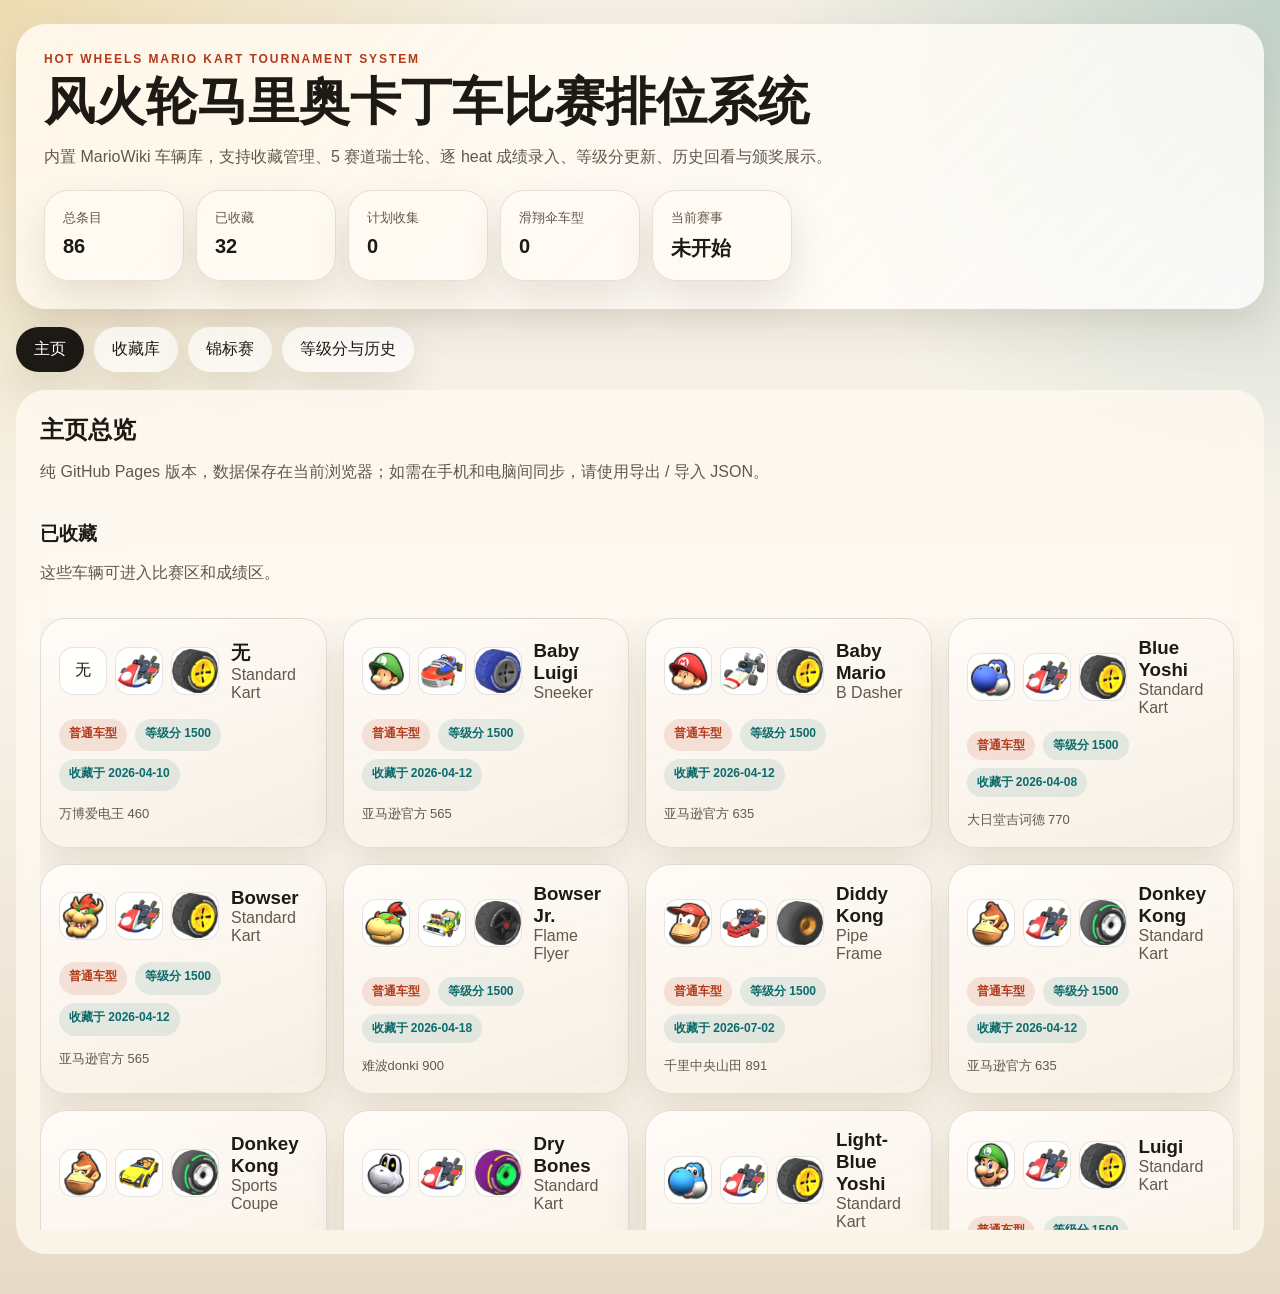
<file: index.html>
<!DOCTYPE html>
<html lang="zh-CN">
  <head>
    <meta charset="UTF-8" />
    <meta name="viewport" content="width=device-width, initial-scale=1.0" />
    <title>风火轮马里奥卡丁车赛事系统</title>
    <meta http-equiv="Cache-Control" content="no-cache, no-store, must-revalidate" />
    <meta http-equiv="Pragma" content="no-cache" />
    <meta http-equiv="Expires" content="0" />
    <link rel="stylesheet" href="./styles.css?v=20260411-1" />
  </head>
  <body>
    <div class="shell">
      <header class="hero">
        <div>
          <p class="eyebrow">Hot Wheels Mario Kart Tournament System</p>
          <h1>风火轮马里奥卡丁车比赛排位系统</h1>
          <p class="hero-copy">
            内置 MarioWiki 车辆库，支持收藏管理、5 赛道瑞士轮、逐 heat 成绩录入、等级分更新、历史回看与颁奖展示。
          </p>
        </div>
        <div class="hero-stats" id="hero-stats"></div>
      </header>

      <nav class="tabs">
        <button class="tab is-active" data-tab="home">主页</button>
        <button class="tab" data-tab="collection">收藏库</button>
        <button class="tab" data-tab="tournament">锦标赛</button>
        <button class="tab" data-tab="ratings">等级分与历史</button>
      </nav>

      <main>
        <section class="panel active" id="tab-home"></section>
        <section class="panel" id="tab-collection"></section>
        <section class="panel" id="tab-tournament"></section>
        <section class="panel" id="tab-ratings"></section>
      </main>
    </div>

    <script src="./data/karts-data.js?v=20260411-1"></script>
    <script src="./app.js?v=20260411-1"></script>
  </body>
</html>
</file>
<file: styles.css>
:root {
  --bg: #f4efe4;
  --bg-deep: #e7dbc7;
  --paper: rgba(255, 251, 244, 0.92);
  --ink: #1d1a16;
  --muted: #62584c;
  --accent: #b23a1b;
  --accent-2: #0d6b6b;
  --accent-3: #d7a31a;
  --line: rgba(41, 34, 28, 0.12);
  --shadow: 0 18px 40px rgba(65, 42, 12, 0.12);
  --radius: 24px;
}

* {
  box-sizing: border-box;
}

body {
  margin: 0;
  min-height: 100vh;
  color: var(--ink);
  font-family: "Segoe UI", "PingFang SC", "Microsoft YaHei", sans-serif;
  background:
    radial-gradient(circle at top left, rgba(215, 163, 26, 0.25), transparent 30%),
    radial-gradient(circle at top right, rgba(13, 107, 107, 0.22), transparent 28%),
    linear-gradient(180deg, var(--bg) 0%, #f7f3ea 50%, var(--bg-deep) 100%);
}

.shell {
  width: min(1440px, calc(100vw - 32px));
  margin: 24px auto 40px;
}

.hero,
.panel,
.tabs {
  backdrop-filter: blur(10px);
}

.hero {
  display: flex;
  flex-wrap: wrap;
  align-items: center;
  justify-content: space-between;
  gap: 20px;
  padding: 28px;
  border-radius: 30px;
  background: linear-gradient(135deg, rgba(255, 248, 235, 0.95), rgba(255, 255, 255, 0.78));
  box-shadow: var(--shadow);
}

.eyebrow {
  margin: 0 0 10px;
  color: var(--accent);
  font-size: 12px;
  font-weight: 700;
  letter-spacing: 0.16em;
  text-transform: uppercase;
}

h1,
h2,
h3 {
  margin: 0;
}

h1 {
  font-size: clamp(30px, 4vw, 54px);
  line-height: 1.03;
}

.hero-copy {
  max-width: 840px;
  margin: 14px 0 0;
  color: var(--muted);
  line-height: 1.7;
}

.hero-stats {
  display: flex;
  flex-wrap: wrap;
  gap: 12px;
  justify-content: flex-end;
}

.stat-card,
.mini-card,
.control-card,
.heat-card,
.table-wrap,
.empty,
.podium-card,
.history-card,
.summary-grid article {
  border: 1px solid var(--line);
  border-radius: var(--radius);
  background: var(--paper);
  box-shadow: var(--shadow);
}

.stat-card {
  padding: 18px;
}

.stat-card.compact {
  min-width: 140px;
}

.stat-label {
  color: var(--muted);
  font-size: 13px;
}

.stat-value {
  margin-top: 8px;
  font-size: 34px;
  font-weight: 800;
}

.stat-value.smallish {
  font-size: 20px;
  word-break: break-word;
}

.tabs {
  display: flex;
  flex-wrap: wrap;
  gap: 10px;
  margin: 18px 0;
}

.tab,
button,
select,
input,
textarea {
  font: inherit;
}

.tab,
button {
  cursor: pointer;
  border: 0;
  transition: transform 0.15s ease, opacity 0.15s ease, background 0.15s ease;
}

.tab {
  padding: 12px 18px;
  border-radius: 999px;
  background: rgba(255, 255, 255, 0.65);
  color: var(--ink);
  box-shadow: var(--shadow);
}

.tab.is-active,
.primary-btn {
  background: var(--ink);
  color: #fff;
}

.secondary-btn {
  background: rgba(255, 255, 255, 0.88);
  color: var(--ink);
}

.danger-btn {
  background: #7f1d1d;
  color: #fff;
}

.accent-btn {
  background: var(--accent-2);
  color: #fff;
}

button:hover,
.tab:hover {
  transform: translateY(-1px);
}

.panel {
  display: none;
  padding: 24px;
  border-radius: 30px;
  background: rgba(255, 250, 241, 0.78);
  min-height: 60vh;
}

.panel.active {
  display: block;
}

.grid {
  display: grid;
  gap: 18px;
}

.grid.two {
  grid-template-columns: 1.2fr 0.8fr;
}

.grid.three {
  grid-template-columns: repeat(3, minmax(0, 1fr));
}

.summary-grid {
  display: grid;
  grid-template-columns: repeat(4, minmax(0, 1fr));
  gap: 16px;
}

.summary-grid article {
  padding: 18px;
}

.controls-row,
.toolbar,
.inline-form,
.round-actions {
  display: flex;
  flex-wrap: wrap;
  gap: 12px;
  align-items: center;
}

.control-card,
.mini-card,
.table-wrap,
.empty,
.heat-card,
.history-card,
.podium-card {
  padding: 18px;
}

.collection-table-wrap {
  overflow: auto;
  max-height: 78vh;
}

.collection-table {
  min-width: 1450px;
}

.leaderboard-wrap {
  overflow: auto;
  max-height: 60vh;
}

.event-standings-wrap {
  overflow: auto;
  max-height: 62vh;
}

.collection-table thead th {
  position: sticky;
  top: 0;
  z-index: 2;
  background: rgba(255, 251, 244, 0.98);
}

.filter-row th {
  background: rgba(255, 255, 255, 0.88);
  vertical-align: top;
  top: 49px;
  z-index: 3;
}

.table-entity {
  display: flex;
  gap: 10px;
  align-items: center;
  min-width: 140px;
}

.name-cell {
  min-width: 170px;
}

.vehicle-cell {
  min-width: 260px;
}

.name-line {
  line-height: 1.25;
  word-break: break-word;
}

.avatar.small,
.vehicle-thumb.small {
  width: 34px;
  height: 34px;
  border-radius: 10px;
}

.vehicle-visual {
  display: flex;
  gap: 6px;
  align-items: center;
}

.empty-slot {
  border-style: dashed;
  background: transparent;
}

.compact-btn {
  padding: 10px 12px;
  white-space: nowrap;
}

.compact-detail summary {
  white-space: nowrap;
}

.filter-stack {
  display: grid;
  gap: 8px;
}

.checkbox-filter {
  display: grid;
  gap: 6px;
  max-height: 220px;
  overflow: auto;
  padding-right: 4px;
}

.checkbox-chip {
  display: flex;
  align-items: center;
  gap: 6px;
  padding: 6px 10px;
  border-radius: 12px;
  border: 1px solid var(--line);
  background: rgba(255, 255, 255, 0.9);
  font-size: 12px;
}

.checkbox-chip input {
  width: auto;
  margin: 0;
}

.filter-details {
  min-width: 180px;
}

.filter-details summary {
  cursor: pointer;
  font-weight: 700;
  color: var(--accent-2);
  white-space: nowrap;
}

.filter-actions {
  display: flex;
  gap: 8px;
  margin: 10px 0 8px;
}

.history-heats-panel {
  border: 1px solid var(--line);
  border-radius: var(--radius);
  background: var(--paper);
  box-shadow: var(--shadow);
  padding: 18px;
}

.history-heats-panel summary {
  cursor: pointer;
  color: var(--accent-2);
  font-weight: 700;
}

.history-heats-scroll {
  max-height: 720px;
  overflow: auto;
  margin-top: 14px;
  padding-right: 8px;
  display: grid;
  gap: 16px;
}

.history-heat-item {
  padding-bottom: 6px;
  border-bottom: 1px solid var(--line);
}

.history-heat-item:last-child {
  border-bottom: 0;
}

.participant-picker {
  margin-top: 16px;
}

.participant-picker summary {
  cursor: pointer;
  color: var(--accent-2);
  font-weight: 700;
}

.participant-actions {
  display: flex;
  gap: 8px;
  margin: 12px 0 10px;
}

.podium-stage {
  display: grid;
  grid-template-columns: repeat(3, minmax(0, 1fr));
  align-items: end;
  gap: 18px;
  margin-top: 18px;
}

.podium-slot {
  display: flex;
  flex-direction: column;
  align-items: center;
  gap: 10px;
}

.podium-figure {
  display: flex;
  gap: 12px;
  align-items: center;
  padding: 12px;
  border-radius: 22px;
  background: rgba(255, 255, 255, 0.85);
  border: 1px solid var(--line);
  box-shadow: var(--shadow);
}

.podium-avatar {
  width: 88px;
  height: 88px;
  border-radius: 20px;
  overflow: hidden;
  display: inline-flex;
  align-items: center;
  justify-content: center;
  background: #fff;
  border: 1px solid var(--line);
}

.podium-avatar img {
  width: 100%;
  height: 100%;
  object-fit: contain;
}

.podium-parts {
  display: grid;
  gap: 8px;
}

.podium-block {
  width: 100%;
  text-align: center;
  border-radius: 22px 22px 0 0;
  color: #fff;
  padding: 14px 12px;
}

.podium-slot.first .podium-block {
  height: 180px;
  background: linear-gradient(180deg, #d8b34a, #b88a13);
}

.podium-slot.second .podium-block {
  height: 140px;
  background: linear-gradient(180deg, #aeb6c2, #7a848f);
}

.podium-slot.third .podium-block {
  height: 110px;
  background: linear-gradient(180deg, #bd845f, #8b5633);
}

.podium-number {
  font-size: 42px;
  font-weight: 800;
}

.podium-name {
  margin-top: 8px;
  font-weight: 700;
}

.section-title {
  display: flex;
  justify-content: space-between;
  gap: 16px;
  align-items: center;
  margin-bottom: 18px;
}

.muted {
  color: var(--muted);
}

.small {
  font-size: 13px;
}

.mini-card-list,
.car-grid,
.heat-grid,
.history-grid,
.podium-grid {
  display: grid;
  gap: 16px;
}

.car-grid {
  grid-template-columns: repeat(auto-fill, minmax(280px, 1fr));
}

.home-cars-wrap {
  max-height: 68vh;
  overflow: auto;
  padding-right: 6px;
}

.heat-grid {
  grid-template-columns: repeat(auto-fit, minmax(360px, 1fr));
}

.history-grid,
.podium-grid {
  grid-template-columns: repeat(auto-fit, minmax(280px, 1fr));
}

.car-card {
  display: grid;
  gap: 14px;
  padding: 18px;
  border: 1px solid var(--line);
  border-radius: 26px;
  background: linear-gradient(160deg, rgba(255, 251, 247, 0.98), rgba(246, 239, 227, 0.95));
  box-shadow: var(--shadow);
}

.planned-card {
  background: linear-gradient(160deg, rgba(255, 252, 231, 0.98), rgba(247, 236, 193, 0.96));
  border-color: rgba(215, 163, 26, 0.35);
}

.car-top {
  display: flex;
  gap: 12px;
  align-items: center;
}

.avatar-stack {
  display: flex;
  gap: 8px;
  align-items: center;
}

.avatar,
.vehicle-thumb,
.lane-badge {
  display: inline-flex;
  align-items: center;
  justify-content: center;
}

.avatar,
.vehicle-thumb {
  width: 48px;
  height: 48px;
  border-radius: 14px;
  border: 1px solid var(--line);
  background: rgba(255, 255, 255, 0.9);
  overflow: hidden;
}

.avatar img,
.vehicle-thumb img {
  width: 100%;
  height: 100%;
  object-fit: contain;
}

.tags {
  display: flex;
  flex-wrap: wrap;
  gap: 8px;
}

.tag {
  padding: 6px 10px;
  border-radius: 999px;
  background: rgba(13, 107, 107, 0.1);
  color: var(--accent-2);
  font-size: 12px;
  font-weight: 700;
}

.tag.collected {
  background: rgba(178, 58, 27, 0.12);
  color: var(--accent);
}

.lane-table,
.standings-table,
.history-table {
  width: 100%;
  border-collapse: collapse;
}

.lane-table th,
.lane-table td,
.standings-table th,
.standings-table td,
.history-table th,
.history-table td {
  padding: 10px 8px;
  border-bottom: 1px solid var(--line);
  text-align: left;
  vertical-align: top;
}

.lane-table tr:last-child td,
.standings-table tr:last-child td,
.history-table tr:last-child td {
  border-bottom: 0;
}

.lane-badge {
  width: 36px;
  height: 36px;
  border-radius: 999px;
  background: var(--ink);
  color: #fff;
  font-weight: 700;
}

select,
input,
textarea {
  width: 100%;
  padding: 10px 12px;
  border-radius: 14px;
  border: 1px solid rgba(41, 34, 28, 0.16);
  background: rgba(255, 255, 255, 0.9);
}

label {
  display: grid;
  gap: 8px;
  color: var(--muted);
  font-size: 14px;
}

.form-grid {
  display: grid;
  gap: 14px;
  grid-template-columns: repeat(3, minmax(0, 1fr));
}

.collect-grid {
  grid-template-columns: 140px 160px 1fr;
}

.pick-list {
  display: grid;
  grid-template-columns: repeat(auto-fit, minmax(240px, 1fr));
  gap: 10px;
  margin-top: 16px;
}

.pick-item {
  display: flex;
  gap: 10px;
  align-items: center;
  padding: 10px 12px;
  border: 1px solid var(--line);
  border-radius: 14px;
  background: rgba(255, 255, 255, 0.8);
}

.meta-detail {
  margin-top: 12px;
}

.meta-detail summary {
  cursor: pointer;
  color: var(--accent-2);
  font-weight: 700;
}

.detail-grid {
  display: grid;
  gap: 10px;
  margin-top: 12px;
}

.status-pill {
  display: inline-flex;
  padding: 6px 10px;
  border-radius: 999px;
  background: rgba(215, 163, 26, 0.18);
  color: #8a5c00;
  font-size: 12px;
  font-weight: 700;
}

.podium-card {
  text-align: center;
  background: linear-gradient(180deg, rgba(255, 255, 255, 0.97), rgba(246, 233, 198, 0.95));
}

.podium-rank {
  font-size: 42px;
  font-weight: 800;
}

.podium-card.first {
  border-color: rgba(215, 163, 26, 0.55);
}

.podium-card.second {
  border-color: rgba(122, 122, 122, 0.35);
}

.podium-card.third {
  border-color: rgba(168, 92, 36, 0.35);
}

.empty {
  color: var(--muted);
  text-align: center;
}

@media (max-width: 1100px) {
  .hero,
  .grid.two,
  .summary-grid,
  .form-grid {
    grid-template-columns: 1fr;
  }

  .hero {
    display: grid;
    justify-content: stretch;
  }

  .hero-stats {
    justify-content: flex-start;
  }
}

@media (max-width: 720px) {
  .shell {
    width: min(100vw - 16px, 1440px);
    margin: 8px auto 24px;
  }

  .hero,
  .panel {
    padding: 18px;
    border-radius: 22px;
  }

  .heat-grid,
  .car-grid,
  .history-grid,
  .podium-grid {
    grid-template-columns: 1fr;
  }
}
</file>
